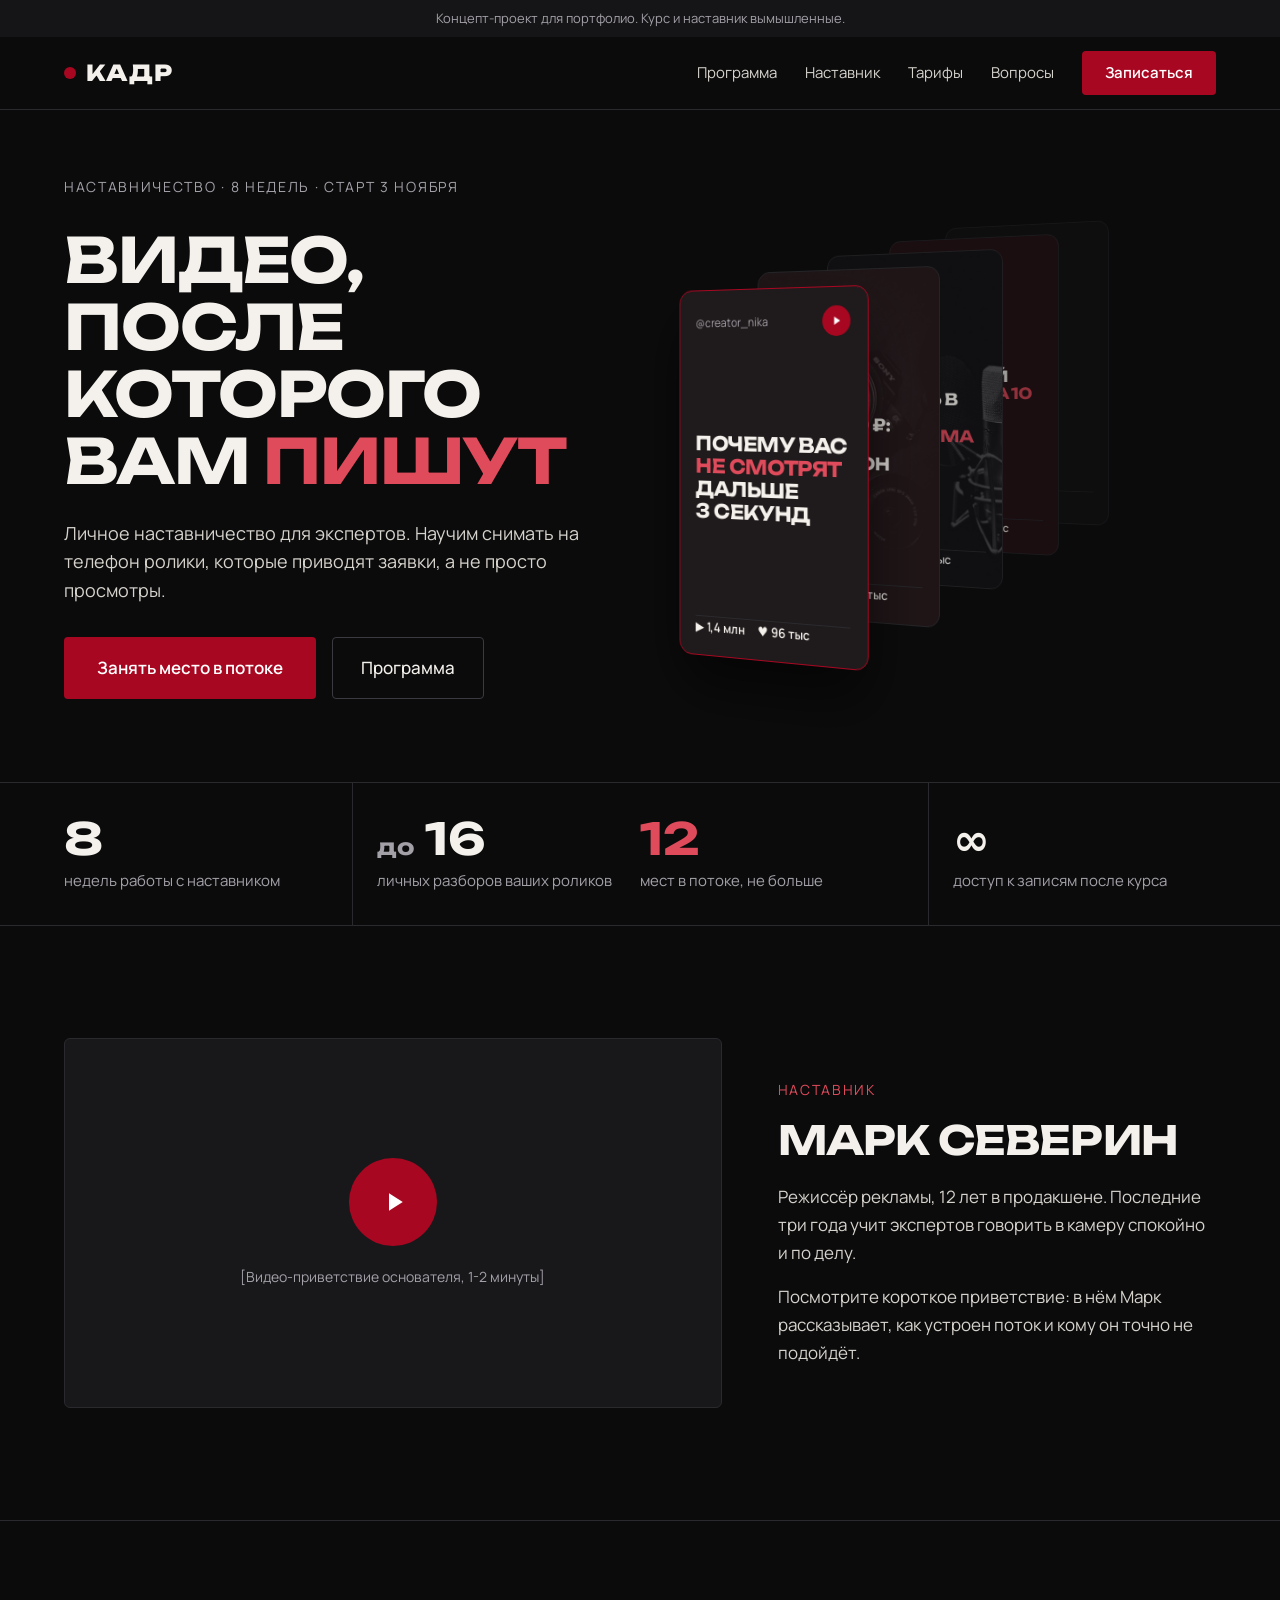
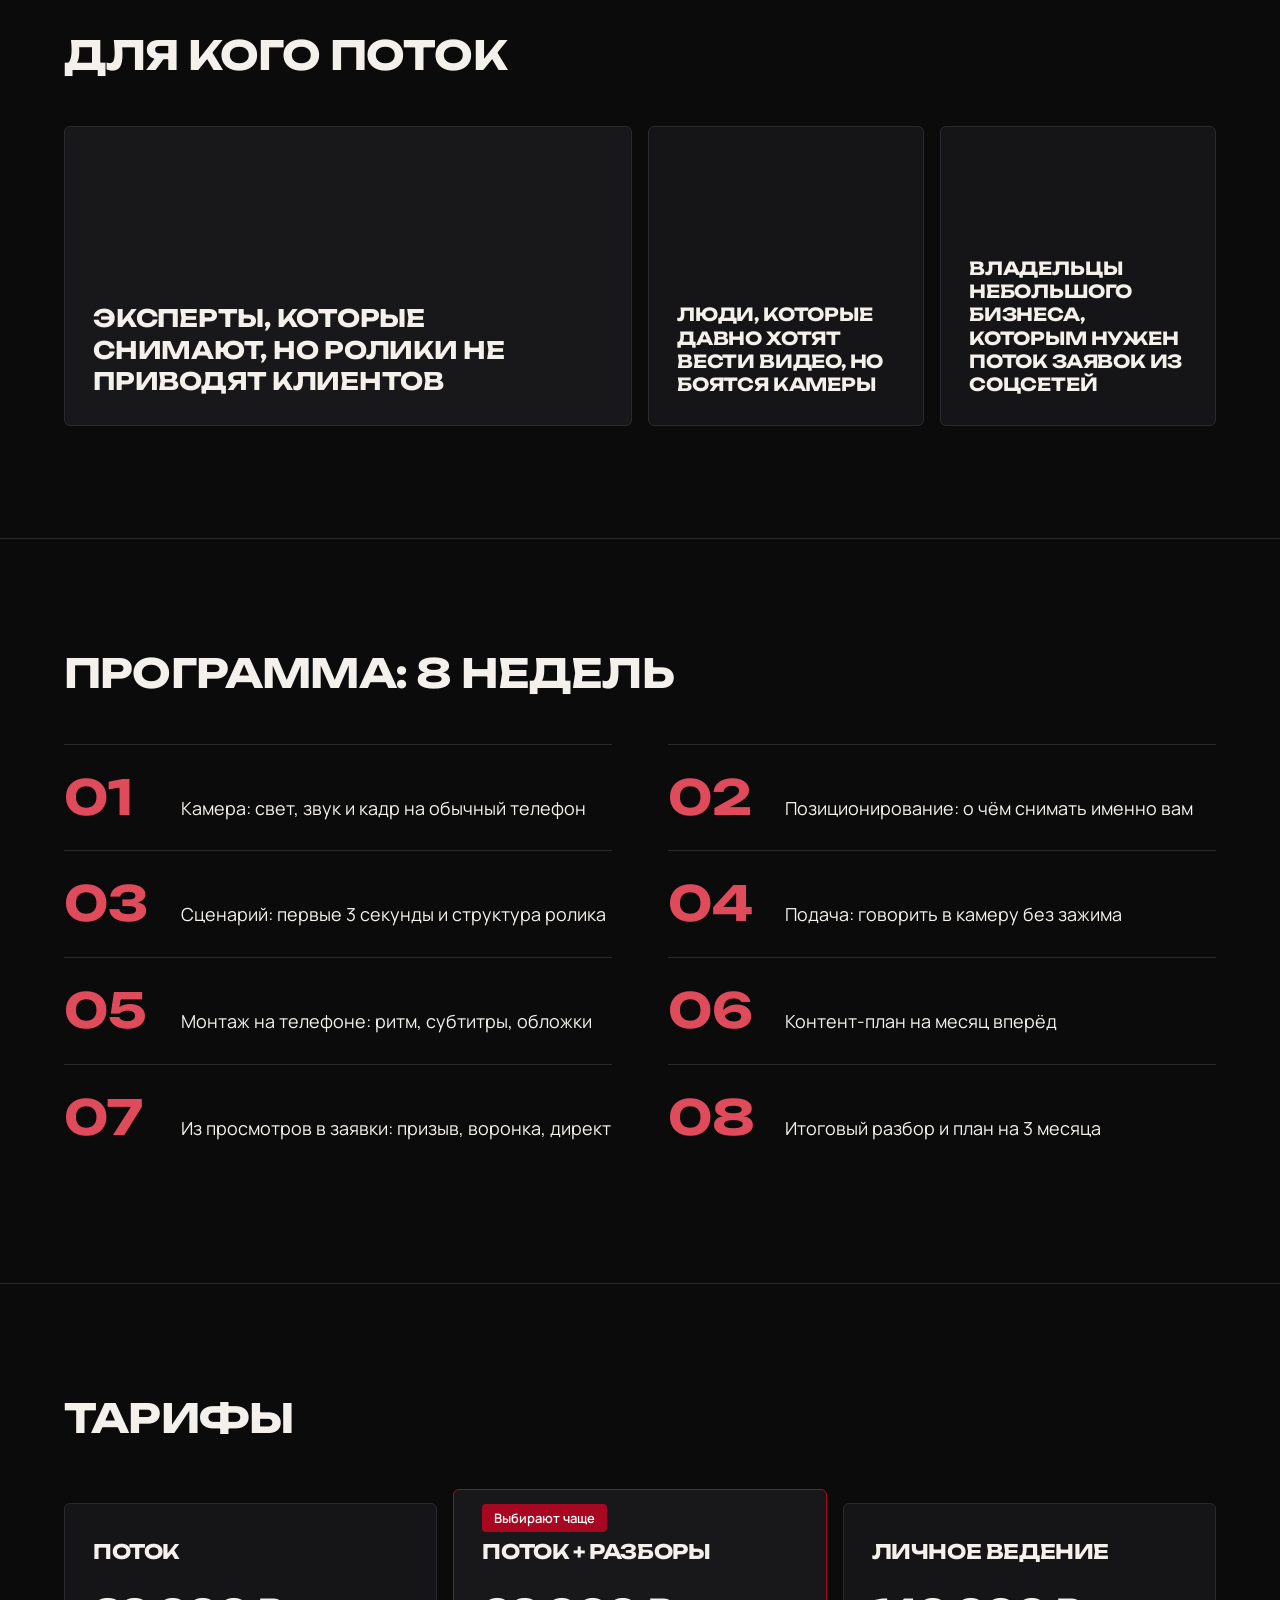
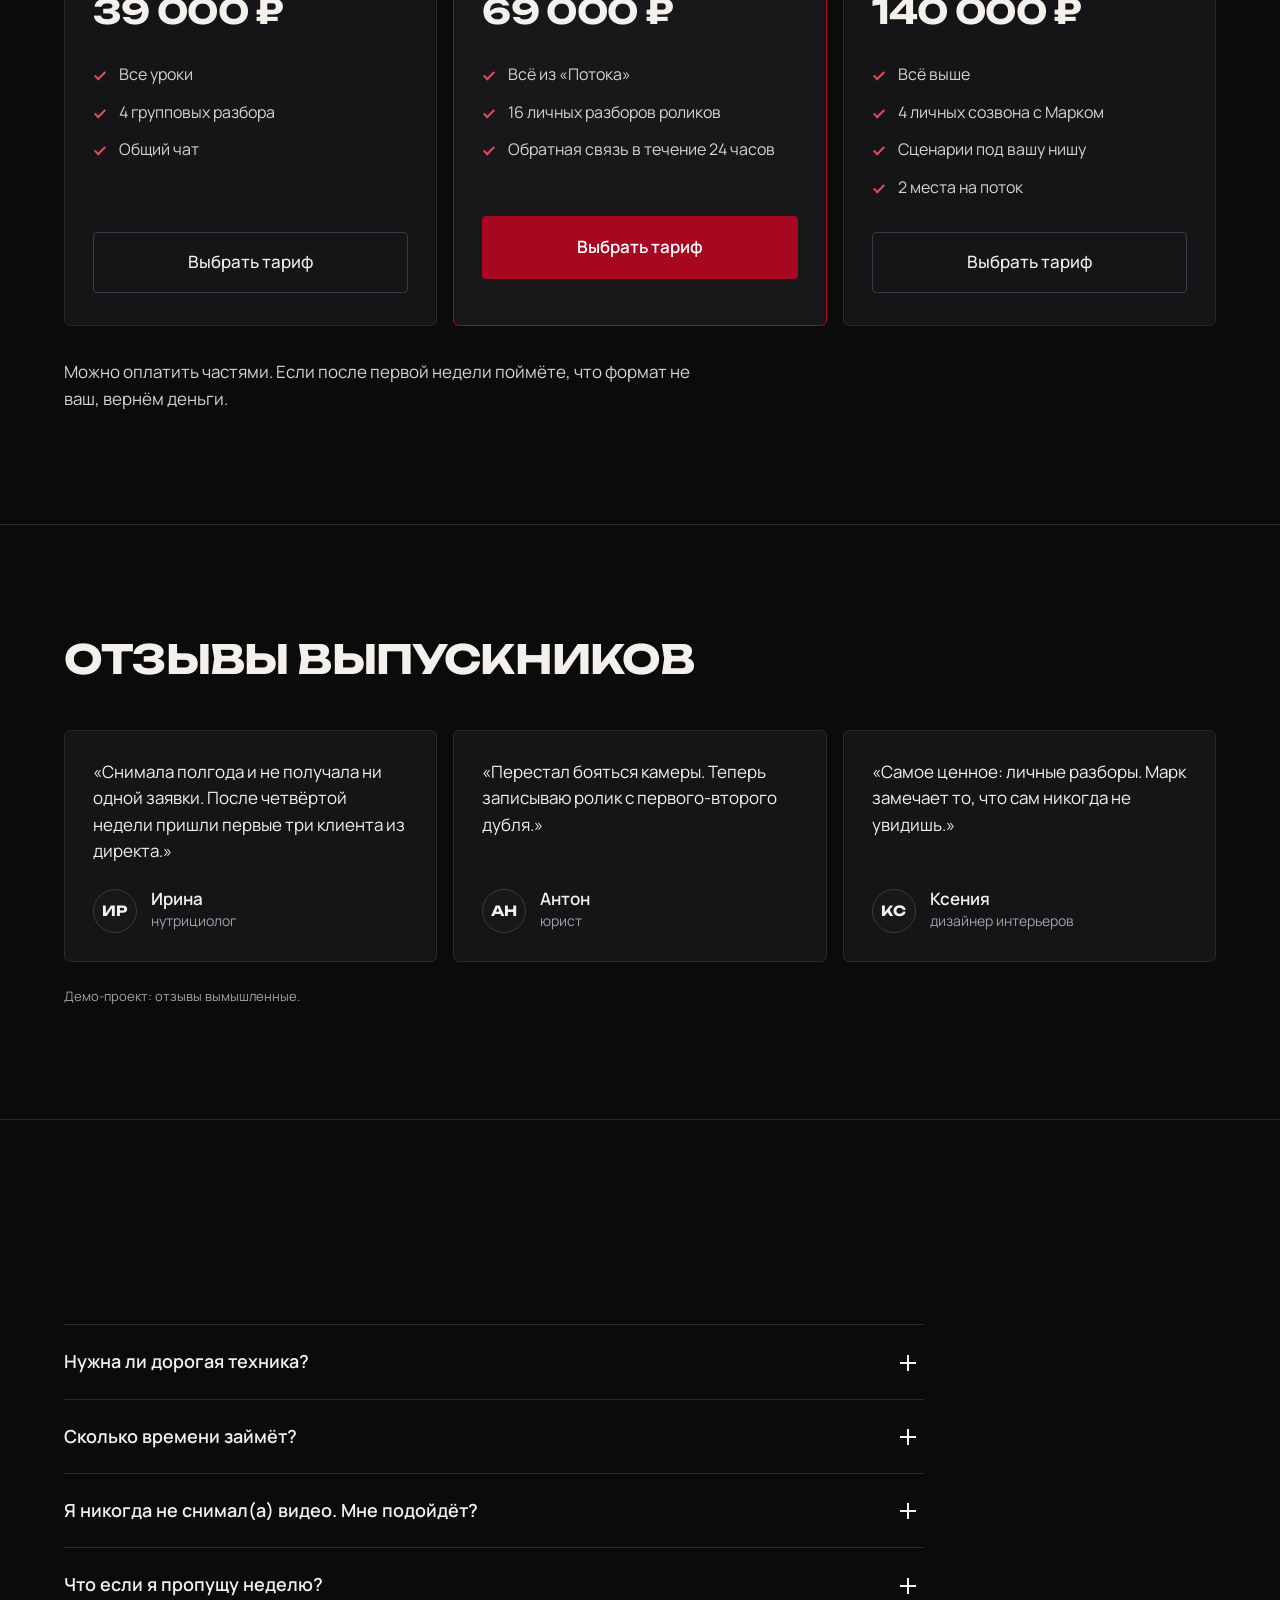
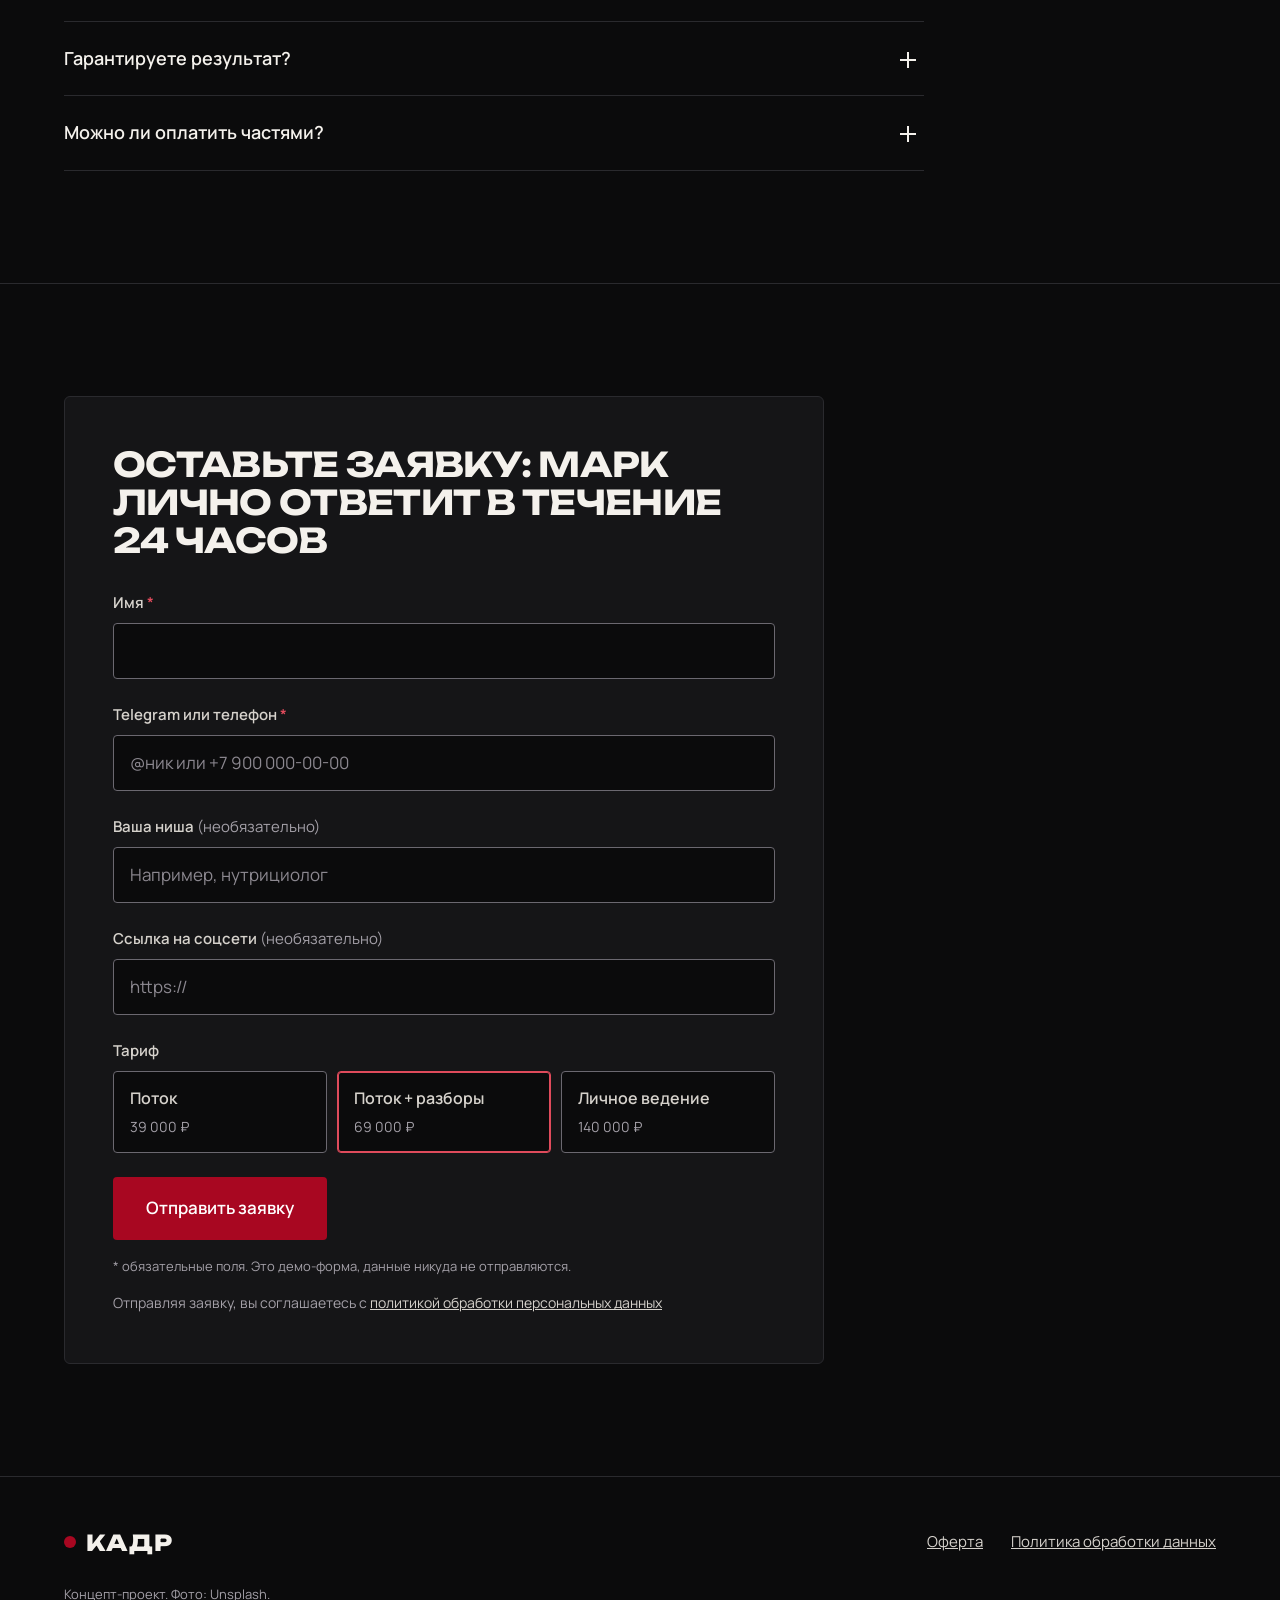
<file: index.html>
<!doctype html>
<html lang="ru">
<head>
<meta charset="utf-8">
<meta name="viewport" content="width=device-width, initial-scale=1">
<title>Кадр | Наставничество по видео для экспертов</title>
<meta name="description" content="Концепт-проект для портфолио: личное наставничество по видео для экспертов. Курс и наставник вымышленные.">
<meta name="theme-color" content="#0B0B0C">
<meta property="og:title" content="Кадр | Наставничество по видео для экспертов">
<meta property="og:description" content="Концепт-проект для портфолио. Курс и наставник вымышленные.">
<meta property="og:type" content="website">
<link rel="icon" href="data:image/svg+xml,%3Csvg xmlns='http://www.w3.org/2000/svg' viewBox='0 0 32 32'%3E%3Crect width='32' height='32' fill='%230B0B0C'/%3E%3Ccircle cx='16' cy='16' r='8' fill='%23A80721'/%3E%3C/svg%3E">
<link rel="preconnect" href="https://fonts.googleapis.com">
<link rel="preconnect" href="https://fonts.gstatic.com" crossorigin>
<link href="https://fonts.googleapis.com/css2?family=Manrope:wght@400;500;600;700&family=Unbounded:wght@700;800&display=swap" rel="stylesheet">
<link rel="stylesheet" href="styles.css">
<script>document.documentElement.classList.add('js');</script>
</head>
<body>
<a class="skip" href="#main">К содержимому</a>
<div class="ribbon">Концепт-проект для портфолио. Курс и наставник вымышленные.</div>

<header class="site-header">
  <div class="wrap bar">
    <a class="logo" href="#top" aria-label="Кадр, на главную"><i aria-hidden="true"></i>КАДР</a>
    <button class="burger" type="button" aria-expanded="false" aria-controls="nav" aria-label="Открыть меню">
      <span></span><span></span><span></span>
    </button>
    <nav class="nav" id="nav" aria-label="Основное меню">
      <a href="#program">Программа</a>
      <a href="#mentor">Наставник</a>
      <a href="#plans">Тарифы</a>
      <a href="#faq">Вопросы</a>
      <a class="btn btn-primary btn-sm" href="#apply">Записаться</a>
    </nav>
  </div>
</header>

<main id="main">
  <!-- 2. Первый экран -->
  <section class="section hero" id="top">
    <div class="wrap hero-grid">
      <div>
        <p class="eyebrow">Наставничество · 8 недель · старт 3 ноября</p>
        <h1 class="h1">Видео, после которого вам <span class="accent">пишут</span></h1>
        <p class="lead">Личное наставничество для экспертов. Научим снимать на телефон ролики, которые приводят заявки, а не просто просмотры.</p>
        <div class="hero-cta">
          <a class="btn btn-primary" href="#apply">Занять место в потоке</a>
          <a class="btn btn-ghost" href="#program">Программа</a>
        </div>
      </div>

      <div class="fan-col">
        <div class="fan-stage">
          <div class="fan" role="list" aria-label="Ролики Марка Северина">
            <article class="reel front r1" role="listitem" style="--c:#1F1A1B">
              <div class="who"><span>@creator_nika</span><span class="play-sm" aria-hidden="true"><svg viewBox="0 0 24 24"><path d="M8 5v14l11-7z" fill="#FFFFFF"/></svg></span></div>
              <div class="title">Почему вас <span class="accent">не&nbsp;смотрят</span> дальше 3&nbsp;секунд</div>
              <div class="stats"><span>▶ 1,4 млн</span><span>♥ 96 тыс</span></div>
            </article>
            <article class="reel r2" role="listitem" style="--c:#241517">
              <img src="img/camera.jpg" alt="" loading="lazy" width="420" height="748">
              <div class="who"><span>@creator_nika</span></div>
              <div class="title">Свет за&nbsp;0&nbsp;₽: <span class="accent">окно</span> и&nbsp;телефон</div>
              <div class="stats"><span>▶ 870 тыс</span><span>♥ 54 тыс</span></div>
            </article>
            <article class="reel r3" role="listitem" style="--c:#1A1A1F">
              <img src="img/mic.jpg" alt="" loading="lazy" width="420" height="748">
              <div class="who"><span>@creator_nika</span></div>
              <div class="title">Говорить в камеру <span class="accent">без&nbsp;зажима</span></div>
              <div class="stats"><span>▶ 2,1 млн</span><span>♥ 130 тыс</span></div>
            </article>
            <article class="reel r4" role="listitem" style="--c:#2A1619">
              <div class="who"><span>@creator_nika</span></div>
              <div class="title">Сценарий ролика <span class="accent">за&nbsp;10 минут</span></div>
              <div class="stats"><span>▶ 640 тыс</span><span>♥ 41 тыс</span></div>
            </article>
            <article class="reel r5" role="listitem" style="--c:#19191C">
              <div class="who"><span>@creator_nika</span></div>
              <div class="title">Ошибка, из&#8209;за которой <span class="accent">не&nbsp;пишут</span></div>
              <div class="stats"><span>▶ 1,1 млн</span><span>♥ 77 тыс</span></div>
            </article>
          </div>
        </div>
      </div>
    </div>
  </section>

  <!-- 3. Цифры -->
  <section class="stats" aria-label="Курс в цифрах">
    <div class="wrap stats-grid">
      <div class="stat reveal"><b>8</b><span>недель работы с наставником</span></div>
      <div class="stat reveal" style="--d:.06s"><b><small>до</small> 16</b><span>личных разборов ваших роликов</span></div>
      <div class="stat is-red reveal" style="--d:.12s"><b>12</b><span>мест в потоке, не больше</span></div>
      <div class="stat reveal" style="--d:.18s"><b>∞</b><span>доступ к записям после курса</span></div>
    </div>
  </section>

  <!-- 4. Видео и наставник -->
  <section class="section" id="mentor">
    <div class="wrap mentor-grid">
      <div class="reveal">
        <div class="video" id="video">
          <button class="play-lg" id="play" type="button" aria-label="Смотреть видео-приветствие">
            <svg viewBox="0 0 24 24" aria-hidden="true"><path d="M8 5v14l11-7z" fill="#FFFFFF"/></svg>
          </button>
          <p>[Видео-приветствие основателя, 1-2 минуты]</p>
        </div>
      </div>
      <div class="mentor-text reveal" style="--d:.08s">
        <p class="eyebrow is-red">Наставник</p>
        <h2 class="h2">Марк Северин</h2>
        <p>Режиссёр рекламы, 12 лет в продакшене. Последние три года учит экспертов говорить в камеру спокойно и по делу.</p>
        <p>Посмотрите короткое приветствие: в нём Марк рассказывает, как устроен поток и кому он точно не подойдёт.</p>
      </div>
    </div>
  </section>

  <!-- 5. Для кого -->
  <section class="section" id="for-whom">
    <div class="wrap">
      <div class="section-head reveal"><h2 class="h2">Для кого поток</h2></div>
      <div class="who-grid">
        <div class="who-card is-wide reveal"><h3 class="h3">Эксперты, которые снимают, но ролики не приводят клиентов</h3></div>
        <div class="who-card reveal" style="--d:.07s"><h3 class="h3">Люди, которые давно хотят вести видео, но боятся камеры</h3></div>
        <div class="who-card reveal" style="--d:.14s"><h3 class="h3">Владельцы небольшого бизнеса, которым нужен поток заявок из соцсетей</h3></div>
      </div>
    </div>
  </section>

  <!-- 6. Программа -->
  <section class="section" id="program">
    <div class="wrap">
      <div class="section-head reveal"><h2 class="h2">Программа: 8 недель</h2></div>
      <ol class="weeks">
        <li class="week reveal"><b>01</b><span>Камера: свет, звук и кадр на обычный телефон</span></li>
        <li class="week reveal"><b>02</b><span>Позиционирование: о чём снимать именно вам</span></li>
        <li class="week reveal"><b>03</b><span>Сценарий: первые 3 секунды и структура ролика</span></li>
        <li class="week reveal"><b>04</b><span>Подача: говорить в камеру без зажима</span></li>
        <li class="week reveal"><b>05</b><span>Монтаж на телефоне: ритм, субтитры, обложки</span></li>
        <li class="week reveal"><b>06</b><span>Контент-план на месяц вперёд</span></li>
        <li class="week reveal"><b>07</b><span>Из просмотров в заявки: призыв, воронка, директ</span></li>
        <li class="week reveal"><b>08</b><span>Итоговый разбор и план на 3 месяца</span></li>
      </ol>
    </div>
  </section>

  <!-- 7. Тарифы -->
  <section class="section" id="plans">
    <div class="wrap">
      <div class="section-head reveal"><h2 class="h2">Тарифы</h2></div>
      <div class="plans">
        <article class="plan reveal">
          <h3>Поток</h3>
          <p class="price">39 000 ₽</p>
          <ul>
            <li>Все уроки</li>
            <li>4 групповых разбора</li>
            <li>Общий чат</li>
          </ul>
          <button class="btn btn-ghost" type="button" data-plan="flow">Выбрать тариф</button>
        </article>
        <article class="plan is-main reveal" style="--d:.07s">
          <span class="plan-tag">Выбирают чаще</span>
          <h3>Поток + разборы</h3>
          <p class="price">69 000 ₽</p>
          <ul>
            <li>Всё из «Потока»</li>
            <li>16 личных разборов роликов</li>
            <li>Обратная связь в течение 24 часов</li>
          </ul>
          <button class="btn btn-primary" type="button" data-plan="review">Выбрать тариф</button>
        </article>
        <article class="plan reveal" style="--d:.14s">
          <h3>Личное ведение</h3>
          <p class="price">140 000 ₽</p>
          <ul>
            <li>Всё выше</li>
            <li>4 личных созвона с Марком</li>
            <li>Сценарии под вашу нишу</li>
            <li>2 места на поток</li>
          </ul>
          <button class="btn btn-ghost" type="button" data-plan="personal">Выбрать тариф</button>
        </article>
      </div>
      <p class="plans-note reveal">Можно оплатить частями. Если после первой недели поймёте, что формат не ваш, вернём деньги.</p>
    </div>
  </section>

  <!-- 8. Отзывы -->
  <section class="section" id="reviews">
    <div class="wrap">
      <div class="section-head reveal"><h2 class="h2">Отзывы выпускников</h2></div>
      <div class="reviews">
        <figure class="review reveal">
          <blockquote>«Снимала полгода и не получала ни одной заявки. После четвёртой недели пришли первые три клиента из директа.»</blockquote>
          <figcaption><span class="avatar" aria-hidden="true">ИР</span><span><span class="name">Ирина</span><span class="niche">нутрициолог</span></span></figcaption>
        </figure>
        <figure class="review reveal" style="--d:.07s">
          <blockquote>«Перестал бояться камеры. Теперь записываю ролик с первого-второго дубля.»</blockquote>
          <figcaption><span class="avatar" aria-hidden="true">АН</span><span><span class="name">Антон</span><span class="niche">юрист</span></span></figcaption>
        </figure>
        <figure class="review reveal" style="--d:.14s">
          <blockquote>«Самое ценное: личные разборы. Марк замечает то, что сам никогда не увидишь.»</blockquote>
          <figcaption><span class="avatar" aria-hidden="true">КС</span><span><span class="name">Ксения</span><span class="niche">дизайнер интерьеров</span></span></figcaption>
        </figure>
      </div>
      <p class="fine">Демо-проект: отзывы вымышленные.</p>
    </div>
  </section>

  <!-- 9. Вопросы -->
  <section class="section" id="faq">
    <div class="wrap">
      <div class="section-head reveal"><h2 class="h2">Частые вопросы</h2></div>
      <div class="faq reveal">
        <details><summary>Нужна ли дорогая техника?</summary><p>Нет, достаточно телефона последних 3-4 лет. Свет и звук настроим тем, что есть дома.</p></details>
        <details><summary>Сколько времени займёт?</summary><p>4-6 часов в неделю: уроки, съёмка и разборы.</p></details>
        <details><summary>Я никогда не снимал(а) видео. Мне подойдёт?</summary><p>Да, программа начинается с нуля.</p></details>
        <details><summary>Что если я пропущу неделю?</summary><p>Записи остаются у вас навсегда, разборы можно сдвинуть.</p></details>
        <details><summary>Гарантируете результат?</summary><p>Мы гарантируем работу с вами и обратную связь. Результат зависит от того, сколько вы снимаете и применяете.</p></details>
        <details><summary>Можно ли оплатить частями?</summary><p>Да, на 2-3 платежа без переплаты.</p></details>
      </div>
    </div>
  </section>

  <!-- 10. Заявка -->
  <section class="section" id="apply">
    <div class="wrap">
      <div class="apply-card reveal" id="card">
        <h2 class="h2">Оставьте заявку: Марк лично ответит в течение 24 часов</h2>
        <form class="form" id="form" novalidate>
          <div class="field">
            <label for="name">Имя <span class="req" aria-hidden="true">*</span></label>
            <input class="input" id="name" name="name" type="text" autocomplete="given-name" required aria-required="true" aria-describedby="name-err">
            <p class="err" id="name-err" role="alert"></p>
          </div>
          <div class="field">
            <label for="contact">Telegram или телефон <span class="req" aria-hidden="true">*</span></label>
            <input class="input" id="contact" name="contact" type="text" autocomplete="off" required aria-required="true" placeholder="@ник или +7 900 000-00-00" aria-describedby="contact-err">
            <p class="err" id="contact-err" role="alert"></p>
          </div>
          <div class="field">
            <label for="niche">Ваша ниша <span class="opt">(необязательно)</span></label>
            <input class="input" id="niche" name="niche" type="text" placeholder="Например, нутрициолог">
          </div>
          <div class="field">
            <label for="social">Ссылка на соцсети <span class="opt">(необязательно)</span></label>
            <input class="input" id="social" name="social" type="url" inputmode="url" placeholder="https://">
          </div>
          <fieldset class="field">
            <legend>Тариф</legend>
            <div class="tariffs">
              <label class="tariff"><input type="radio" name="plan" value="flow"><span>Поток <small>39 000 ₽</small></span></label>
              <label class="tariff"><input type="radio" name="plan" value="review" checked><span>Поток + разборы <small>69 000 ₽</small></span></label>
              <label class="tariff"><input type="radio" name="plan" value="personal"><span>Личное ведение <small>140 000 ₽</small></span></label>
            </div>
          </fieldset>
          <button class="btn btn-primary" type="submit">Отправить заявку</button>
          <p class="demo-note">* обязательные поля. Это демо-форма, данные никуда не отправляются.</p>
          <p class="consent">Отправляя заявку, вы соглашаетесь с <a href="privacy.html">политикой обработки персональных данных</a></p>
        </form>
        <div class="done" id="done" tabindex="-1" role="status">
          <h3 class="h3">Спасибо!</h3>
          <p>Марк напишет вам в течение 24 часов.</p>
          <small>Это демо-форма, данные никуда не отправляются.</small>
        </div>
      </div>
    </div>
  </section>
</main>

<footer class="site-footer">
  <div class="wrap foot">
    <a class="logo" href="#top" aria-label="Кадр, наверх"><i aria-hidden="true"></i>КАДР</a>
    <nav aria-label="Документы">
      <a href="oferta.html">Оферта</a>
      <a href="privacy.html">Политика обработки данных</a>
    </nav>
    <p>Концепт-проект. Фото: Unsplash.</p>
  </div>
</footer>

<script src="script.js"></script>
</body>
</html>
</file>
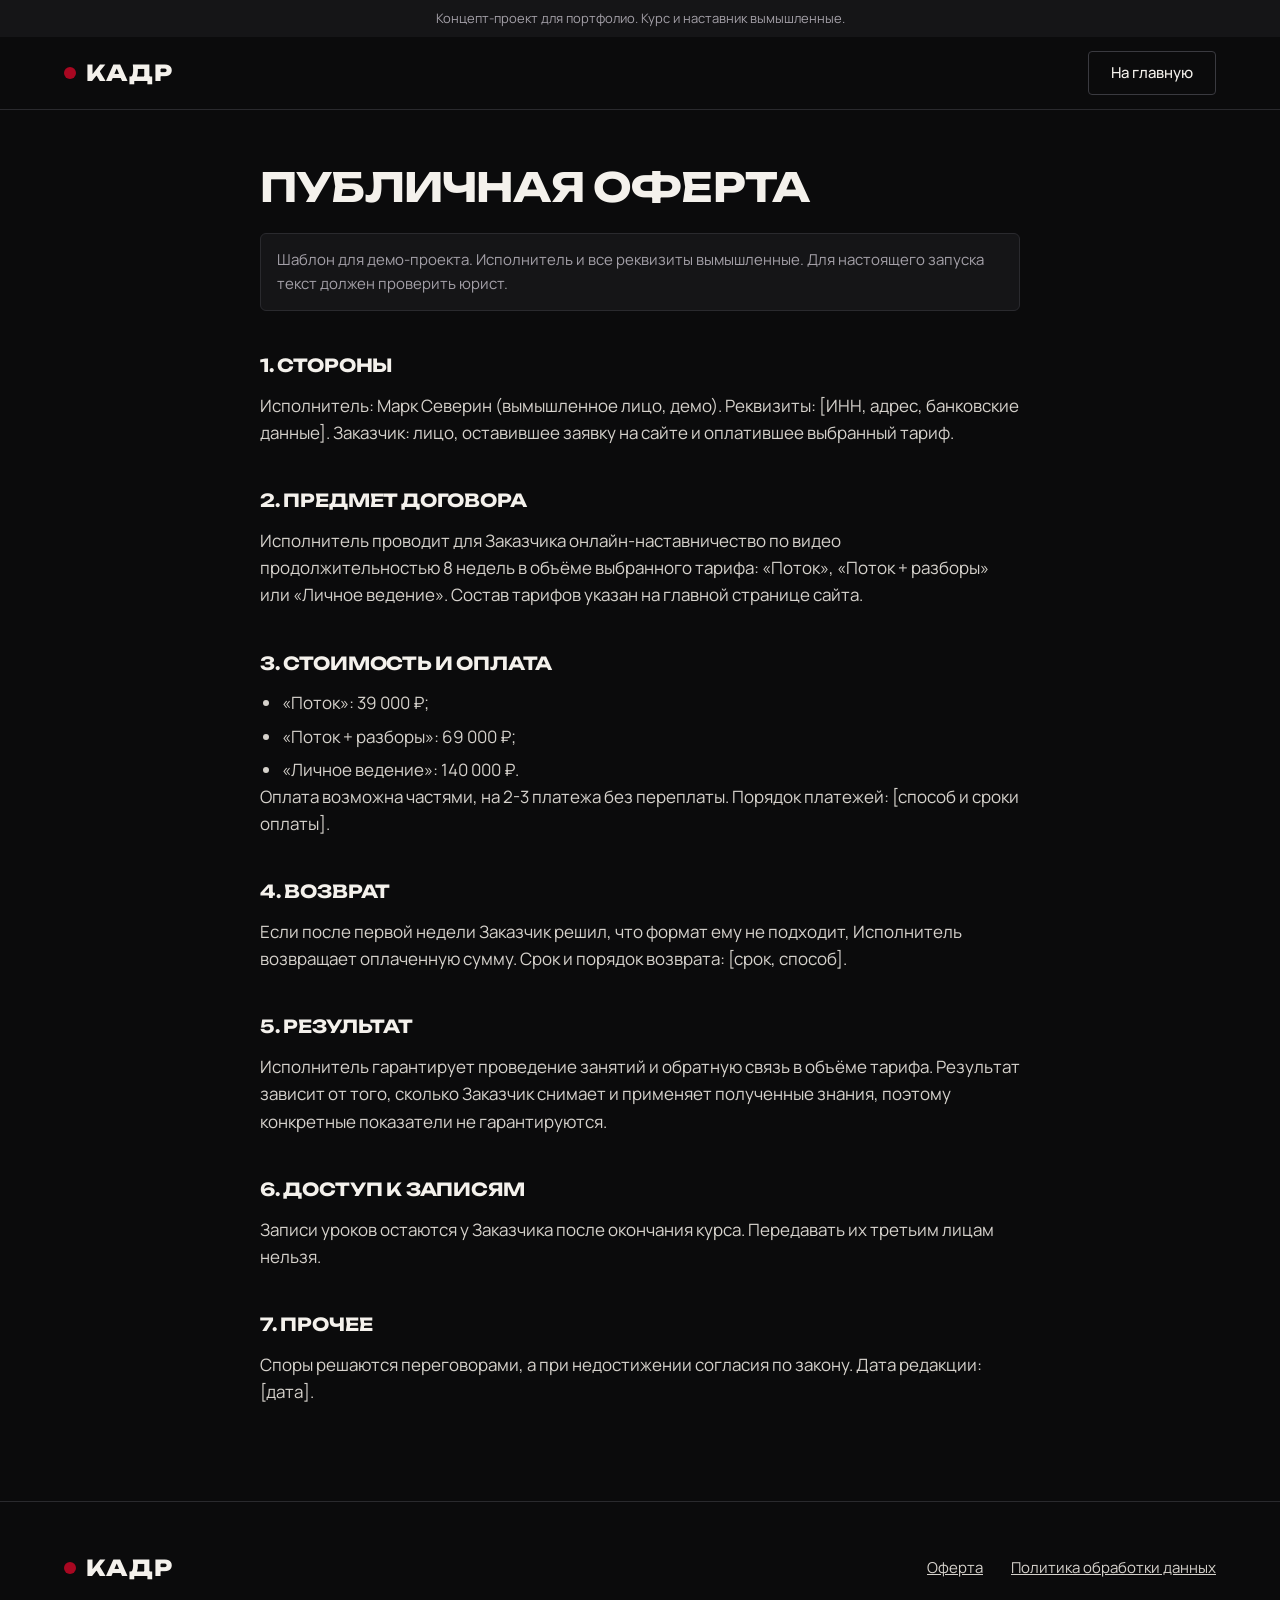
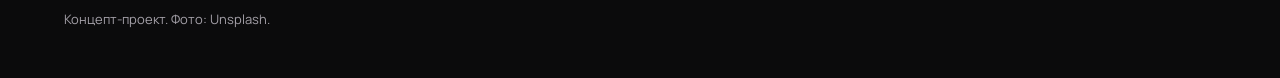
<file: oferta.html>
<!doctype html>
<html lang="ru">
<head>
<meta charset="utf-8">
<meta name="viewport" content="width=device-width, initial-scale=1">
<title>Публичная оферта | Кадр</title>
<meta name="robots" content="noindex">
<meta name="theme-color" content="#0B0B0C">
<link rel="icon" href="data:image/svg+xml,%3Csvg xmlns='http://www.w3.org/2000/svg' viewBox='0 0 32 32'%3E%3Crect width='32' height='32' fill='%230B0B0C'/%3E%3Ccircle cx='16' cy='16' r='8' fill='%23A80721'/%3E%3C/svg%3E">
<link rel="preconnect" href="https://fonts.googleapis.com">
<link rel="preconnect" href="https://fonts.gstatic.com" crossorigin>
<link href="https://fonts.googleapis.com/css2?family=Manrope:wght@400;500;600;700&family=Unbounded:wght@700;800&display=swap" rel="stylesheet">
<link rel="stylesheet" href="styles.css">
</head>
<body>
<div class="ribbon">Концепт-проект для портфолио. Курс и наставник вымышленные.</div>
<header class="site-header">
  <div class="wrap bar">
    <a class="logo" href="index.html" aria-label="Кадр, на главную"><i aria-hidden="true"></i>КАДР</a>
    <a class="btn btn-ghost btn-sm" href="index.html">На главную</a>
  </div>
</header>
<main class="wrap legal">
  <h1 class="h1">Публичная оферта</h1>
  <p class="note">Шаблон для демо-проекта. Исполнитель и все реквизиты вымышленные. Для настоящего запуска текст должен проверить юрист.</p>

  <h2>1. Стороны</h2>
  <p>Исполнитель: Марк Северин (вымышленное лицо, демо). Реквизиты: [ИНН, адрес, банковские данные]. Заказчик: лицо, оставившее заявку на сайте и оплатившее выбранный тариф.</p>

  <h2>2. Предмет договора</h2>
  <p>Исполнитель проводит для Заказчика онлайн-наставничество по видео продолжительностью 8 недель в объёме выбранного тарифа: «Поток», «Поток + разборы» или «Личное ведение». Состав тарифов указан на главной странице сайта.</p>

  <h2>3. Стоимость и оплата</h2>
  <ul>
    <li>«Поток»: 39 000 ₽;</li>
    <li>«Поток + разборы»: 69 000 ₽;</li>
    <li>«Личное ведение»: 140 000 ₽.</li>
  </ul>
  <p>Оплата возможна частями, на 2-3 платежа без переплаты. Порядок платежей: [способ и сроки оплаты].</p>

  <h2>4. Возврат</h2>
  <p>Если после первой недели Заказчик решил, что формат ему не подходит, Исполнитель возвращает оплаченную сумму. Срок и порядок возврата: [срок, способ].</p>

  <h2>5. Результат</h2>
  <p>Исполнитель гарантирует проведение занятий и обратную связь в объёме тарифа. Результат зависит от того, сколько Заказчик снимает и применяет полученные знания, поэтому конкретные показатели не гарантируются.</p>

  <h2>6. Доступ к записям</h2>
  <p>Записи уроков остаются у Заказчика после окончания курса. Передавать их третьим лицам нельзя.</p>

  <h2>7. Прочее</h2>
  <p>Споры решаются переговорами, а при недостижении согласия по закону. Дата редакции: [дата].</p>
</main>
<footer class="site-footer">
  <div class="wrap foot">
    <a class="logo" href="index.html"><i aria-hidden="true"></i>КАДР</a>
    <nav aria-label="Документы">
      <a href="oferta.html">Оферта</a>
      <a href="privacy.html">Политика обработки данных</a>
    </nav>
    <p>Концепт-проект. Фото: Unsplash.</p>
  </div>
</footer>
</body>
</html>
</file>
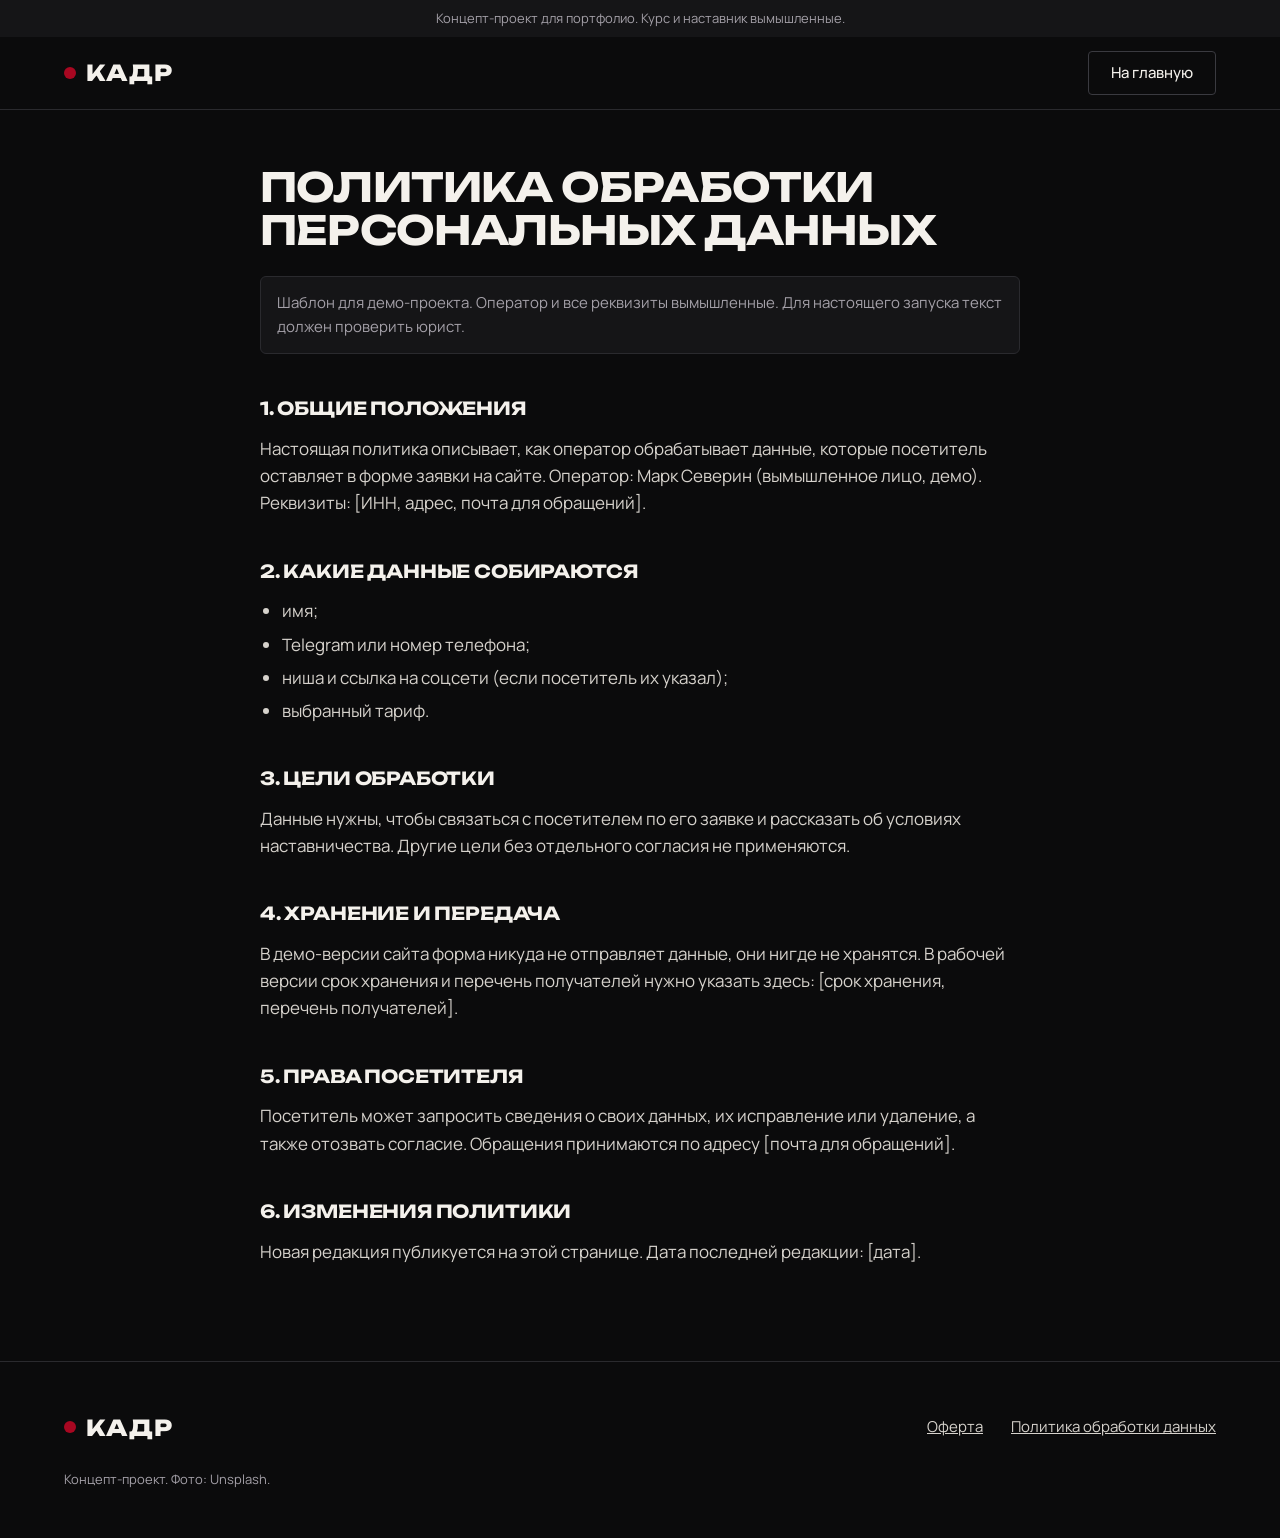
<file: privacy.html>
<!doctype html>
<html lang="ru">
<head>
<meta charset="utf-8">
<meta name="viewport" content="width=device-width, initial-scale=1">
<title>Политика обработки персональных данных | Кадр</title>
<meta name="robots" content="noindex">
<meta name="theme-color" content="#0B0B0C">
<link rel="icon" href="data:image/svg+xml,%3Csvg xmlns='http://www.w3.org/2000/svg' viewBox='0 0 32 32'%3E%3Crect width='32' height='32' fill='%230B0B0C'/%3E%3Ccircle cx='16' cy='16' r='8' fill='%23A80721'/%3E%3C/svg%3E">
<link rel="preconnect" href="https://fonts.googleapis.com">
<link rel="preconnect" href="https://fonts.gstatic.com" crossorigin>
<link href="https://fonts.googleapis.com/css2?family=Manrope:wght@400;500;600;700&family=Unbounded:wght@700;800&display=swap" rel="stylesheet">
<link rel="stylesheet" href="styles.css">
</head>
<body>
<div class="ribbon">Концепт-проект для портфолио. Курс и наставник вымышленные.</div>
<header class="site-header">
  <div class="wrap bar">
    <a class="logo" href="index.html" aria-label="Кадр, на главную"><i aria-hidden="true"></i>КАДР</a>
    <a class="btn btn-ghost btn-sm" href="index.html">На главную</a>
  </div>
</header>
<main class="wrap legal">
  <h1 class="h1">Политика обработки персональных данных</h1>
  <p class="note">Шаблон для демо-проекта. Оператор и все реквизиты вымышленные. Для настоящего запуска текст должен проверить юрист.</p>

  <h2>1. Общие положения</h2>
  <p>Настоящая политика описывает, как оператор обрабатывает данные, которые посетитель оставляет в форме заявки на сайте. Оператор: Марк Северин (вымышленное лицо, демо). Реквизиты: [ИНН, адрес, почта для обращений].</p>

  <h2>2. Какие данные собираются</h2>
  <ul>
    <li>имя;</li>
    <li>Telegram или номер телефона;</li>
    <li>ниша и ссылка на соцсети (если посетитель их указал);</li>
    <li>выбранный тариф.</li>
  </ul>

  <h2>3. Цели обработки</h2>
  <p>Данные нужны, чтобы связаться с посетителем по его заявке и рассказать об условиях наставничества. Другие цели без отдельного согласия не применяются.</p>

  <h2>4. Хранение и передача</h2>
  <p>В демо-версии сайта форма никуда не отправляет данные, они нигде не хранятся. В рабочей версии срок хранения и перечень получателей нужно указать здесь: [срок хранения, перечень получателей].</p>

  <h2>5. Права посетителя</h2>
  <p>Посетитель может запросить сведения о своих данных, их исправление или удаление, а также отозвать согласие. Обращения принимаются по адресу [почта для обращений].</p>

  <h2>6. Изменения политики</h2>
  <p>Новая редакция публикуется на этой странице. Дата последней редакции: [дата].</p>
</main>
<footer class="site-footer">
  <div class="wrap foot">
    <a class="logo" href="index.html"><i aria-hidden="true"></i>КАДР</a>
    <nav aria-label="Документы">
      <a href="oferta.html">Оферта</a>
      <a href="privacy.html">Политика обработки данных</a>
    </nav>
    <p>Концепт-проект. Фото: Unsplash.</p>
  </div>
</footer>
</body>
</html>
</file>
<file: styles.css>
/* «Кадр»: концепт-проект для портфолио. Тёмный красно-чёрный гротеск по утверждённому макету.
   Скругления: кнопки и поля 4px, карточки 6px, ролики 14px (форма телефона). Красного мало и точечно. */

:root {
  --bg: #0B0B0C;
  --surface: #151517;
  --surface-2: #18181B;
  --line: #2A2A2E;
  --line-strong: #3A3A40;
  --field-line: #6B6870;
  --text: #F4F1EC;
  --text-2: #D6D2CC;
  --muted: #A4A0A8;
  --red: #A80721;
  --red-text: #E04B5C;
  --red-error: #F0707E;
  --white: #FFFFFF;
  --font-head: "Unbounded", system-ui, sans-serif;
  --font-body: "Manrope", system-ui, sans-serif;
  --ease: cubic-bezier(0.16, 1, 0.3, 1);
  --wrap: 1200px;
  --gutter: 24px;
  --section: clamp(72px, 10vw, 112px);
  --header-h: 72px;
  /* слои: шапка и меню */
  --z-header: 20;
}

*, *::before, *::after { box-sizing: border-box; }
html { -webkit-text-size-adjust: 100%; }
@media (prefers-reduced-motion: no-preference) {
  html { scroll-behavior: smooth; }
}
body {
  margin: 0;
  background: var(--bg);
  color: var(--text);
  font-family: var(--font-body);
  font-size: 17px;
  line-height: 1.6;
  overflow-x: hidden;
}
img { max-width: 100%; display: block; }
a { color: var(--text); }
a:hover { color: var(--white); }
h1, h2, h3, p, ul, ol, figure { margin: 0; }
ul, ol { padding: 0; list-style: none; }
[id] { scroll-margin-top: calc(var(--header-h) + 16px); }

:focus-visible {
  outline: 2px solid var(--text);
  outline-offset: 3px;
}

.skip {
  position: absolute; left: 16px; top: -60px;
  background: var(--text); color: var(--bg);
  padding: 10px 16px; border-radius: 4px; font-weight: 600; text-decoration: none;
}
.skip:focus { top: 8px; z-index: 40; }

.wrap { max-width: var(--wrap); margin: 0 auto; padding: 0 var(--gutter); }

/* ---------- типографика ---------- */
.h1, .h2, .h3 {
  font-family: var(--font-head);
  font-weight: 700;
  text-transform: uppercase;
  letter-spacing: -0.02em;
}
.h1 { font-size: 34px; line-height: 1.08; }
.h2 { font-size: clamp(28px, 4vw, 40px); line-height: 1.12; }
.h3 { font-size: 20px; line-height: 1.2; }
.accent { color: var(--red-text); }
.eyebrow {
  font-size: 14px; letter-spacing: 0.12em; text-transform: uppercase; color: var(--muted);
}
.eyebrow.is-red { color: var(--red-text); }
.lead { font-size: 18px; color: var(--text-2); }

/* ---------- кнопки ---------- */
.btn {
  display: inline-flex; align-items: center; justify-content: center; text-align: center;
  padding: 20px 32px;
  border-radius: 4px;
  border: 1px solid transparent;
  font: 600 17px/1.2 var(--font-body);
  text-decoration: none; cursor: pointer; white-space: nowrap;
  transition: transform 0.25s var(--ease), background-color 0.2s, border-color 0.2s;
}
.btn:active { transform: translateY(1px) scale(0.99); }
.btn-primary { background: var(--red); color: var(--white); }
.btn-primary:hover { background: #BF0A27; color: var(--white); }
.btn-ghost { background: transparent; color: var(--text); border-color: var(--line-strong); padding: 19px 28px; font-weight: 500; }
.btn-ghost:hover { border-color: var(--muted); }
.btn-sm { padding: 12px 22px; font-size: 15px; }

/* ---------- плашка и шапка ---------- */
.ribbon {
  font-size: 13px; text-align: center; padding: 8px 16px;
  background: var(--surface); color: var(--muted);
}
.site-header {
  position: sticky; top: 0; z-index: var(--z-header);
  background: var(--bg);
  border-bottom: 1px solid var(--line);
}
.site-header .bar {
  min-height: var(--header-h);
  display: flex; align-items: center; justify-content: space-between; gap: 16px;
}
.logo {
  display: inline-flex; align-items: center; gap: 10px;
  font-family: var(--font-head); font-weight: 800; font-size: 22px; letter-spacing: 0.04em;
  text-decoration: none; color: var(--text);
}
.logo i { width: 12px; height: 12px; border-radius: 50%; background: var(--red); display: inline-block; }
.nav { display: flex; align-items: center; gap: 28px; font-size: 15px; }
.nav a:not(.btn) { color: var(--text-2); text-decoration: none; padding: 6px 0; }
.nav a:not(.btn):hover { color: var(--white); }
.burger {
  display: none; width: 48px; height: 48px; padding: 0;
  background: transparent; border: 1px solid var(--line-strong); border-radius: 4px; cursor: pointer;
  align-items: center; justify-content: center; flex-direction: column; gap: 5px;
}
.burger span { display: block; width: 20px; height: 2px; background: var(--text); transition: transform 0.25s var(--ease), opacity 0.2s; }
.burger[aria-expanded="true"] span:nth-child(1) { transform: translateY(7px) rotate(45deg); }
.burger[aria-expanded="true"] span:nth-child(2) { opacity: 0; }
.burger[aria-expanded="true"] span:nth-child(3) { transform: translateY(-7px) rotate(-45deg); }

@media (max-width: 859px) {
  .burger { display: inline-flex; }
  .nav {
    display: none;
    position: absolute; top: 100%; left: 0; right: 0;
    flex-direction: column; align-items: stretch; gap: 0;
    background: var(--bg); border-bottom: 1px solid var(--line);
    padding: 8px var(--gutter) 24px;
  }
  .nav.open { display: flex; }
  .nav a:not(.btn) { padding: 16px 0; border-bottom: 1px solid var(--line); font-size: 17px; }
  .nav .btn { margin-top: 20px; padding: 18px 24px; }
}

/* ---------- секции ---------- */
.section { padding: var(--section) 0; border-top: 1px solid var(--line); }
.section-head { margin-bottom: 48px; max-width: 760px; }
.section-head .h2 { margin-top: 0; }
.section-head p { margin-top: 16px; }

/* ---------- первый экран ---------- */
.hero { border-top: 0; padding: 40px 0 64px; }
.hero-grid { display: grid; grid-template-columns: minmax(0, 1fr); gap: 40px; align-items: center; }
.hero .eyebrow { margin-bottom: 24px; }
.hero .h1 { margin-bottom: 24px; }
.hero .lead { max-width: 520px; margin-bottom: 32px; }
.hero-cta { display: flex; flex-wrap: wrap; gap: 16px; }
.hero-cta .btn { flex: 1 1 auto; }
@media (min-width: 640px) { .hero-cta .btn { flex: 0 0 auto; } }

.fan-col { --s: 1; display: flex; flex-direction: column; gap: 16px; min-width: 0; }
.fan-cap { font-size: 13px; letter-spacing: 0.1em; text-transform: uppercase; color: var(--muted); }

/* телефон: лента со свайпом, без 3D */
.fan {
  display: flex; gap: 14px;
  overflow-x: auto; scroll-snap-type: x mandatory;
  margin: 0 calc(var(--gutter) * -1); padding: 4px var(--gutter) 16px;
  scroll-padding: 0 var(--gutter);
  -webkit-overflow-scrolling: touch;
}
.reel {
  position: relative; flex: 0 0 210px; height: 374px; scroll-snap-align: start;
  border-radius: 14px; border: 1px solid var(--line);
  background: var(--c, #19191C);
  padding: 18px; display: flex; flex-direction: column; justify-content: space-between;
  overflow: hidden; isolation: isolate;
}
.reel > img {
  position: absolute; inset: 0; width: 100%; height: 100%; object-fit: cover; z-index: -1;
  filter: grayscale(1); opacity: 0.3;
}
.reel .who { font-size: 12px; color: var(--muted); display: flex; justify-content: space-between; align-items: center; }
.reel .title {
  font-family: var(--font-head); font-weight: 700; font-size: 18px; line-height: 1.15;
  text-transform: uppercase; letter-spacing: -0.02em;
}
.reel .stats { display: flex; gap: 14px; font-size: 13px; font-weight: 600; }
.reel.front { border-color: var(--red); }
.reel.front .title { font-size: 20px; }
.play-sm {
  width: 30px; height: 30px; border-radius: 50%; background: var(--red);
  display: inline-flex; align-items: center; justify-content: center;
}
.play-sm svg { width: 14px; height: 14px; }

@media (min-width: 768px) {
  .h1 { font-size: 52px; }
  .hero { padding-top: 48px; }
  .hero .eyebrow { margin-bottom: 28px; }
}

@media (min-width: 1024px) {
  .hero-grid { grid-template-columns: minmax(0, 1fr) calc(560px * var(--s, 1)); gap: 40px; }
  .hero .h1 { font-size: 56px; }
  .fan-col { --s: 0.86; align-items: flex-start; }
  .fan-stage { width: calc(560px * var(--s)); height: calc(560px * var(--s)); }
  .fan {
    display: block; position: relative; overflow: visible; scroll-snap-type: none;
    margin: 0; padding: 0;
    width: 560px; height: 560px; transform: scale(var(--s)); transform-origin: 0 0;
    perspective: 1400px; perspective-origin: 20% 40%;
  }
  .reel {
    position: absolute; width: 210px; height: 374px;
    left: var(--x); top: var(--y); z-index: var(--zi);
    transform: translateZ(var(--z)) rotateY(-26deg);
    filter: brightness(var(--b, 1));
    transition: transform 0.6s var(--ease), filter 0.6s var(--ease), box-shadow 0.6s var(--ease);
  }
  .reel.front { box-shadow: 0 30px 60px rgba(0, 0, 0, 0.6); }
  .reel:hover {
    z-index: 10;
    transform: translateZ(60px) translateY(-14px) rotateY(0deg);
    filter: brightness(1);
    box-shadow: 0 30px 60px rgba(0, 0, 0, 0.6);
  }
  .reel.r1 { --x: 10px;  --y: 130px; --z: 0px;    --zi: 5; --b: 1; }
  .reel.r2 { --x: 90px;  --y: 104px; --z: -90px;  --zi: 4; --b: 0.88; }
  .reel.r3 { --x: 170px; --y: 78px;  --z: -180px; --zi: 3; --b: 0.75; }
  .reel.r4 { --x: 250px; --y: 52px;  --z: -270px; --zi: 2; --b: 0.65; }
  .reel.r5 { --x: 330px; --y: 26px;  --z: -360px; --zi: 1; --b: 0.55; }
}
@media (min-width: 1180px) {
  .fan-col { --s: 1; }
  .hero .h1 { font-size: 62px; }
}

@media (prefers-reduced-motion: no-preference) {
  .reel { animation: reel-in 0.9s var(--ease) backwards; animation-delay: calc(var(--zi, 1) * 0.07s); }
  @keyframes reel-in { from { opacity: 0; translate: 0 36px; } }
}

/* ---------- полоса цифр ---------- */
.stats { padding: 0; border-top: 1px solid var(--line); }
.stats-grid { display: grid; grid-template-columns: repeat(2, 1fr); }
.stat { padding: 32px 20px; border-left: 1px solid var(--line); }
.stat:nth-child(odd) { border-left: 0; padding-left: 0; }
.stat:nth-child(n+3) { border-top: 1px solid var(--line); }
.stat b { display: block; font-family: var(--font-head); font-weight: 700; font-size: 40px; line-height: 1.1; }
.stat span { display: block; margin-top: 6px; font-size: 15px; color: var(--muted); }
.stat.is-red b { color: var(--red-text); }
.stat b small { font-size: 0.5em; font-weight: 700; color: var(--muted); letter-spacing: 0; }
@media (min-width: 900px) {
  .stats-grid { grid-template-columns: repeat(4, 1fr); }
  .stat { padding: 32px 24px; border-left: 1px solid var(--line); border-top: 0 !important; }
  .stat:first-child { border-left: 0; padding-left: 0; }
  .stat b { font-size: 44px; }
}

/* ---------- видео и наставник ---------- */
.mentor-grid { display: grid; gap: 40px; align-items: center; }
.video {
  position: relative; width: 100%; aspect-ratio: 16 / 9;
  background: var(--surface-2); border: 1px solid var(--line); border-radius: 6px;
  display: flex; flex-direction: column; align-items: center; justify-content: center; gap: 20px;
  overflow: hidden;
}
.video iframe { position: absolute; inset: 0; width: 100%; height: 100%; border: 0; }
.play-lg {
  width: 88px; height: 88px; border-radius: 50%; border: 0; padding: 0;
  background: var(--red); cursor: pointer;
  display: flex; align-items: center; justify-content: center;
  transition: transform 0.3s var(--ease), background-color 0.2s;
}
.play-lg:hover { transform: scale(1.06); background: #BF0A27; }
.play-lg svg { width: 30px; height: 30px; margin-left: 3px; }
.video p { font-size: 14px; color: var(--muted); text-align: center; padding: 0 24px; }
.mentor-text .h2 { margin: 16px 0 20px; }
.mentor-text p + p { margin-top: 16px; }
.mentor-text p:not(.eyebrow) { color: var(--text-2); line-height: 1.65; }
@media (min-width: 900px) {
  .mentor-grid { grid-template-columns: 3fr 2fr; gap: 56px; }
}

/* ---------- для кого ---------- */
.who-grid { display: grid; gap: 16px; }
.who-card {
  background: var(--surface); border: 1px solid var(--line); border-radius: 6px;
  padding: 28px; display: flex; flex-direction: column; justify-content: flex-end; min-height: 180px;
}
.who-card .h3 { font-size: 18px; line-height: 1.3; letter-spacing: -0.01em; }
.who-card.is-wide { background: var(--surface-2); }
@media (min-width: 768px) {
  .who-grid { grid-template-columns: repeat(12, 1fr); }
  .who-card { grid-column: span 6; min-height: 240px; }
  .who-card.is-wide { grid-column: span 12; min-height: 220px; }
  .who-card.is-wide .h3 { font-size: 26px; max-width: 640px; }
}
@media (min-width: 1000px) {
  .who-card { grid-column: span 3; min-height: 300px; }
  .who-card.is-wide { grid-column: span 6; min-height: 300px; }
  .who-card.is-wide .h3 { font-size: 24px; }
}

/* ---------- программа ---------- */
.weeks { display: grid; gap: 0 56px; }
.week { display: flex; align-items: baseline; gap: 20px; padding: 24px 0; border-top: 1px solid var(--line); }
.week b {
  flex: 0 0 auto; min-width: 2.2ch;
  font-family: var(--font-head); font-weight: 700; font-size: 40px; line-height: 1; color: var(--red-text);
}
.week span { font-size: 18px; color: var(--text); }
@media (min-width: 900px) {
  .weeks { grid-template-columns: 1fr 1fr; }
  .week { padding: 28px 0; }
  .week b { font-size: 48px; }
}

/* ---------- тарифы ---------- */
.plans { display: grid; gap: 16px; align-items: stretch; }
.plan {
  position: relative; background: var(--surface); border: 1px solid var(--line); border-radius: 6px;
  padding: 32px 28px; display: flex; flex-direction: column;
}
.plan.is-main { border-color: var(--red); background: var(--surface-2); }
.plan-tag {
  position: absolute; top: -13px; left: 28px;
  background: var(--red); color: var(--white); font-size: 13px; font-weight: 600;
  padding: 4px 12px; border-radius: 4px;
}
.plan h3 { font-family: var(--font-head); font-weight: 700; font-size: 20px; text-transform: uppercase; letter-spacing: -0.02em; }
.price { margin: 16px 0 24px; font-family: var(--font-head); font-weight: 700; font-size: clamp(28px, 8vw, 34px); letter-spacing: -0.02em; overflow-wrap: anywhere; }
.plan ul { display: grid; gap: 12px; margin-bottom: 32px; color: var(--text-2); font-size: 16px; }
.plan li { position: relative; padding-left: 26px; }
.plan li::before {
  content: ""; position: absolute; left: 4px; top: 0.45em; width: 6px; height: 11px;
  border: solid var(--red-text); border-width: 0 2px 2px 0; transform: rotate(45deg);
}
.plan .btn { margin-top: auto; width: 100%; }
.plans-note { margin-top: 32px; max-width: 640px; color: var(--text-2); }
@media (min-width: 900px) {
  .plans { grid-template-columns: repeat(3, 1fr); padding-top: 14px; }
  .plan.is-main { margin-top: -14px; padding-top: 46px; padding-bottom: 46px; }
  .plan.is-main .plan-tag { top: 14px; }
}

/* ---------- отзывы ---------- */
.reviews { display: grid; gap: 16px; }
.review { background: var(--surface); border: 1px solid var(--line); border-radius: 6px; padding: 28px; display: flex; flex-direction: column; gap: 24px; }
.review blockquote { margin: 0; font-size: 17px; line-height: 1.55; color: var(--text); }
.review figcaption { display: flex; align-items: center; gap: 14px; margin-top: auto; }
.avatar {
  flex: 0 0 auto; width: 44px; height: 44px; border-radius: 50%;
  background: var(--surface-2); border: 1px solid var(--line-strong);
  display: inline-flex; align-items: center; justify-content: center;
  font: 700 14px var(--font-head); letter-spacing: 0.02em;
}
.review .name { font-weight: 600; display: block; line-height: 1.3; }
.review .niche { font-size: 14px; color: var(--muted); display: block; }
.fine { margin-top: 24px; font-size: 13px; color: var(--muted); }
@media (min-width: 900px) { .reviews { grid-template-columns: repeat(3, 1fr); } }

/* ---------- вопросы ---------- */
.faq { max-width: 860px; border-top: 1px solid var(--line); }
.faq details { border-bottom: 1px solid var(--line); }
.faq summary {
  list-style: none; cursor: pointer; padding: 24px 56px 24px 0; position: relative;
  font-weight: 600; font-size: 18px; line-height: 1.4;
}
.faq summary::-webkit-details-marker { display: none; }
.faq summary::before, .faq summary::after {
  content: ""; position: absolute; right: 8px; top: 50%; width: 16px; height: 2px; background: var(--text);
  transition: transform 0.3s var(--ease);
}
.faq summary::after { transform: rotate(90deg); }
.faq details[open] summary::after { transform: rotate(0deg); }
.faq details > p { padding: 0 56px 24px 0; color: var(--text-2); max-width: 680px; }

/* ---------- форма ---------- */
.apply-card { background: var(--surface); border: 1px solid var(--line); border-radius: 6px; padding: 28px 20px; max-width: 760px; }
.apply-card .h2 { font-size: clamp(24px, 3.4vw, 34px); margin-bottom: 32px; }
.form { display: grid; gap: 24px; }
.field { display: grid; gap: 8px; }
.field label, .field legend { font-size: 15px; font-weight: 600; color: var(--text-2); padding: 0; }
.field .opt { font-weight: 400; color: var(--muted); }
.input {
  width: 100%; padding: 16px; font: 400 17px/1.3 var(--font-body); color: var(--text);
  background: var(--bg); border: 1px solid var(--field-line); border-radius: 4px;
}
.input::placeholder { color: #8C8890; }
.input:focus-visible { outline: 2px solid var(--text); outline-offset: 2px; border-color: var(--text); }
.input[aria-invalid="true"] { border-color: var(--red-error); }
.err { min-height: 0; font-size: 14px; color: var(--red-error); }
.err:empty { display: none; }
fieldset.field { border: 0; margin: 0; padding: 0; min-width: 0; }
.tariffs { display: grid; gap: 10px; margin-top: 8px; }
.tariff { position: relative; }
.tariff input { position: absolute; opacity: 0; inset: 0; width: 100%; height: 100%; margin: 0; cursor: pointer; }
.tariff span {
  display: flex; justify-content: space-between; gap: 12px; align-items: baseline;
  padding: 14px 16px; border: 1px solid var(--field-line); border-radius: 4px; background: var(--bg);
  font-weight: 600; font-size: 16px;
}
.tariff small { font-size: 14px; font-weight: 400; color: var(--muted); white-space: nowrap; }
.tariff input:checked + span { border-color: var(--red-text); box-shadow: inset 0 0 0 1px var(--red-text); }
.tariff input:focus-visible + span { outline: 2px solid var(--text); outline-offset: 2px; }
.form .btn { width: 100%; }
.req { color: var(--red-text); }
.demo-note { font-size: 13px; color: var(--muted); margin-top: -8px; }
.consent { font-size: 14px; color: var(--muted); margin-top: -8px; }
.consent a { color: var(--text-2); }
.done { display: none; padding: 8px 0; }
.done:focus { outline: none; }
.done .h3 { font-size: 24px; margin-bottom: 12px; }
.done p { color: var(--text-2); }
.done small { display: block; margin-top: 16px; font-size: 13px; color: var(--muted); }
.apply-card.sent .form, .apply-card.sent .h2 { display: none; }
.apply-card.sent .done { display: block; }
@media (min-width: 640px) {
  .apply-card { padding: 48px; }
  .tariffs { grid-template-columns: repeat(3, 1fr); }
  .tariff span { flex-direction: column; gap: 4px; height: 100%; }
  .form .btn { width: auto; justify-self: start; }
}

/* ---------- подвал ---------- */
.site-footer { border-top: 1px solid var(--line); padding: 48px 0; }
.foot { display: flex; flex-wrap: wrap; gap: 24px 48px; justify-content: space-between; align-items: center; }
.foot nav { display: flex; flex-wrap: wrap; gap: 8px 28px; font-size: 15px; }
.foot nav a { color: var(--text-2); }
.foot p { font-size: 13px; color: var(--muted); flex-basis: 100%; }

/* ---------- юридические страницы ---------- */
.legal { padding: 56px 0 96px; max-width: 760px; }
.legal .h1 { font-size: clamp(26px, 5vw, 40px); margin-bottom: 16px; }
.legal .note { padding: 14px 16px; background: var(--surface); border: 1px solid var(--line); border-radius: 6px; color: var(--muted); font-size: 15px; margin: 24px 0 40px; }
.legal h2 { font-family: var(--font-head); font-size: 18px; text-transform: uppercase; letter-spacing: -0.01em; margin: 40px 0 12px; }
.legal p, .legal li { color: var(--text-2); }
.legal p + p { margin-top: 12px; }
.legal ul { list-style: disc; padding-left: 22px; display: grid; gap: 6px; }
.legal .back { display: inline-block; margin-bottom: 32px; color: var(--text-2); }

/* ---------- появление при прокрутке ---------- */
@media (prefers-reduced-motion: no-preference) {
  .js .reveal { opacity: 0; transform: translateY(24px); transition: opacity 0.7s var(--ease), transform 0.7s var(--ease); transition-delay: var(--d, 0s); }
  .js .reveal.in { opacity: 1; transform: none; }
}
@media (prefers-reduced-motion: reduce) {
  * { animation: none !important; transition-duration: 0.01ms !important; }
}
</file>
